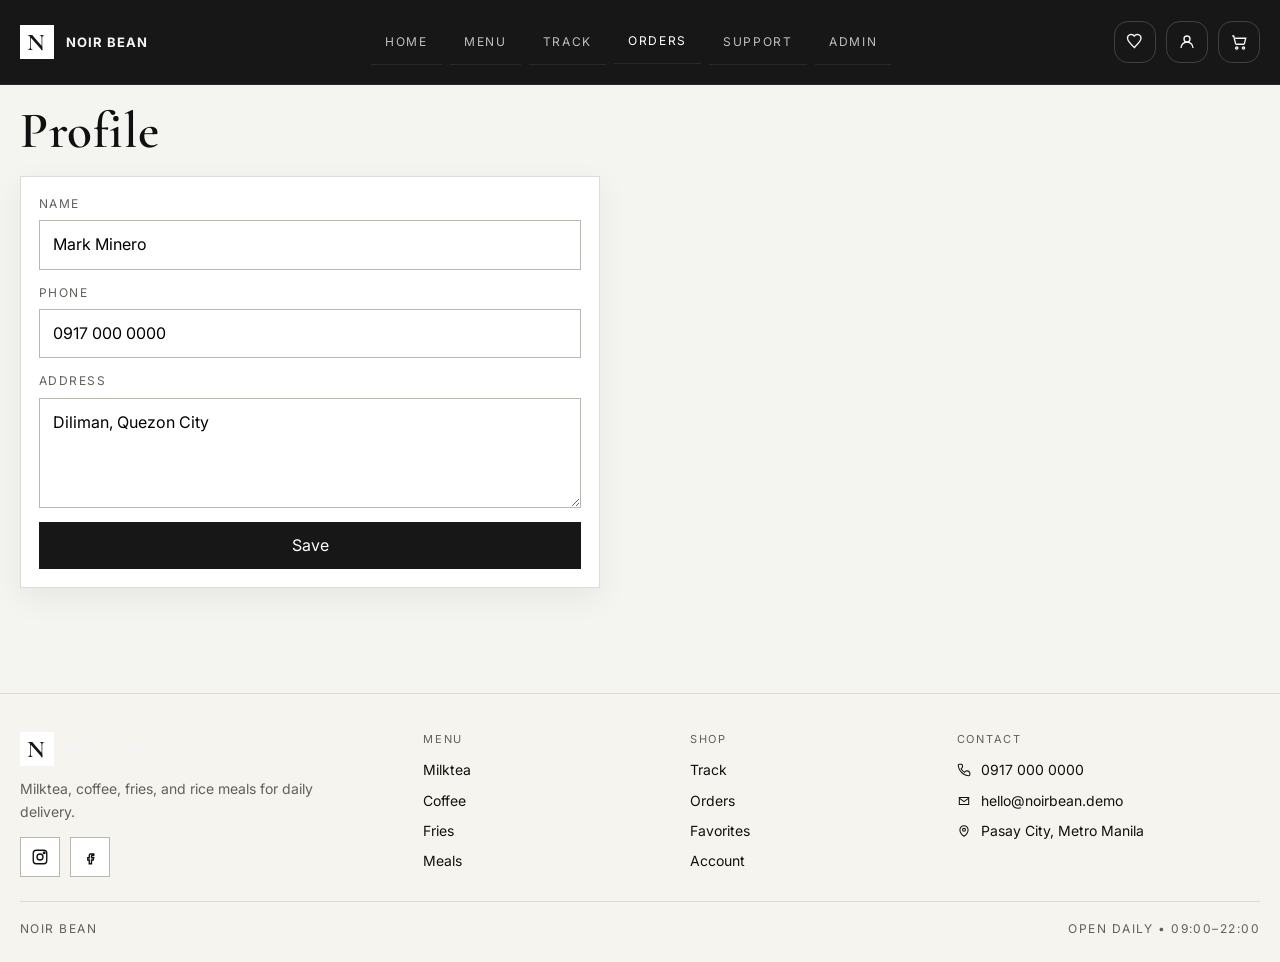
<file: account.html>
<!doctype html><html><head><title>Profile — Noir Bean</title><meta charset="utf-8"><meta name="viewport" content="width=device-width, initial-scale=1"><link rel="preconnect" href="https://fonts.googleapis.com"><link rel="preconnect" href="https://fonts.gstatic.com" crossorigin><link href="https://fonts.googleapis.com/css2?family=Cormorant+Garamond:wght@500;600;700&family=Inter:wght@400;500;600;700&display=swap" rel="stylesheet"><link rel="stylesheet" href="assets/css/style.css"></head><body data-page="account" data-active="history"><div data-header></div><main class="page"><section class="container"><div class="page-head"><div><h1>Profile</h1></div></div><div id="account-shell"></div></section></main><div data-footer></div><div id="modal" class="modal"></div><script src="assets/js/layout.js"></script><script src="assets/js/bootstrap.js"></script><script src="assets/js/nav.js"></script><script src="assets/js/app.js"></script></body></html>
</file>
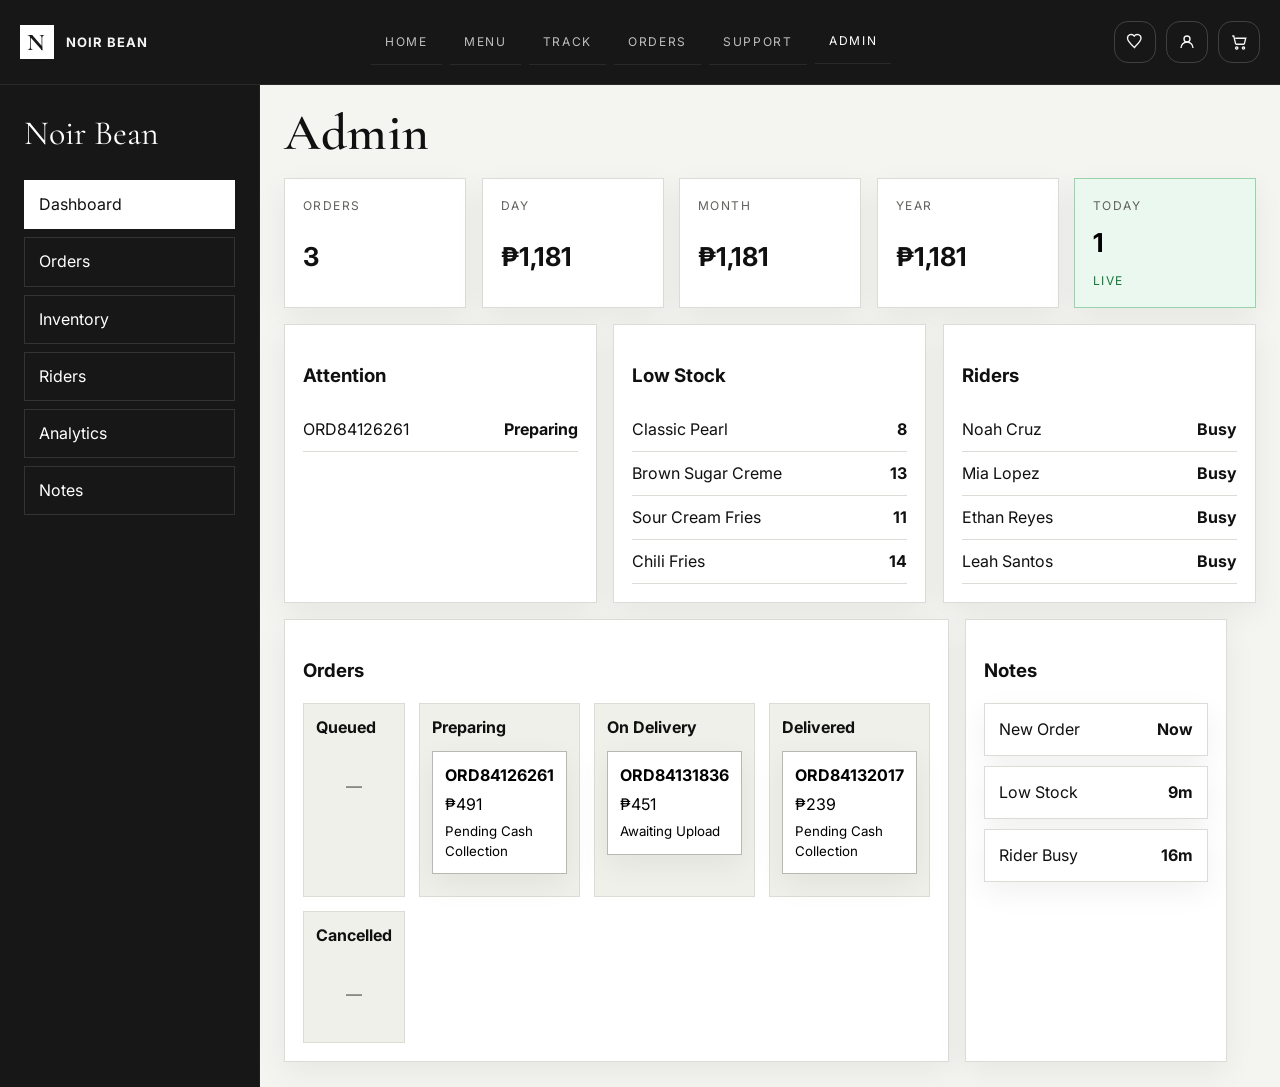
<file: admin.html>
<!doctype html><html><head><title>Admin — Noir Bean</title><meta charset="utf-8"><meta name="viewport" content="width=device-width, initial-scale=1"><link rel="preconnect" href="https://fonts.googleapis.com"><link rel="preconnect" href="https://fonts.gstatic.com" crossorigin><link href="https://fonts.googleapis.com/css2?family=Cormorant+Garamond:wght@500;600;700&family=Inter:wght@400;500;600;700&display=swap" rel="stylesheet"><link rel="stylesheet" href="assets/css/style.css"></head><body data-page="admin" data-active="admin"><div data-header></div><main class="admin-layout"><aside class="admin-side"><div class="admin-logo">Noir Bean</div><nav><button class="admin-tab active" data-admin-tab="panel-dashboard">Dashboard</button><button class="admin-tab" data-admin-tab="panel-orders">Orders</button><button class="admin-tab" data-admin-tab="panel-inventory">Inventory</button><button class="admin-tab" data-admin-tab="panel-riders">Riders</button><button class="admin-tab" data-admin-tab="panel-analytics">Analytics</button><button class="admin-tab" data-admin-tab="panel-notes">Notes</button></nav></aside><section class="admin-main"><div class="page-head"><div><h1>Admin</h1></div></div><div class="metrics-grid" id="admin-metrics"></div><section id="panel-dashboard" data-admin-panel><div class="overview-grid" id="admin-overview"></div><div class="analytics-grid"><article class="panel"><h3>Orders</h3><div class="board-grid" id="orders-board"></div></article><article class="panel"><h3>Notes</h3><div id="notes-list"></div></article></div></section><section id="panel-orders" data-admin-panel hidden><div class="panel"><h3>Orders</h3><div class="table-wrap" id="orders-table"></div></div></section><section id="panel-inventory" data-admin-panel hidden><div class="panel"><h3>Inventory</h3><div class="table-wrap" id="inventory-table"></div></div></section><section id="panel-riders" data-admin-panel hidden><div class="grid-3" id="riders-grid"></div></section><section id="panel-analytics" data-admin-panel hidden><div class="analytics-grid"><article class="panel"><h3>Sales</h3><div class="chart" id="chart-bars"></div></article><article class="panel"><h3>Top Items</h3><div id="top-items"></div></article></div></section><section id="panel-notes" data-admin-panel hidden><div class="panel"><h3>Notes</h3><div id="notes-list-alt"></div></div></section></section></main><div id="modal" class="modal"></div><script src="assets/js/layout.js"></script><script src="assets/js/bootstrap.js"></script><script src="assets/js/nav.js"></script><script src="assets/js/app.js"></script><script>document.addEventListener('DOMContentLoaded',()=>{setTimeout(()=>{const n=document.getElementById('notes-list');const a=document.getElementById('notes-list-alt');if(n&&a)a.innerHTML=n.innerHTML;},120);});</script></body></html>
</file>
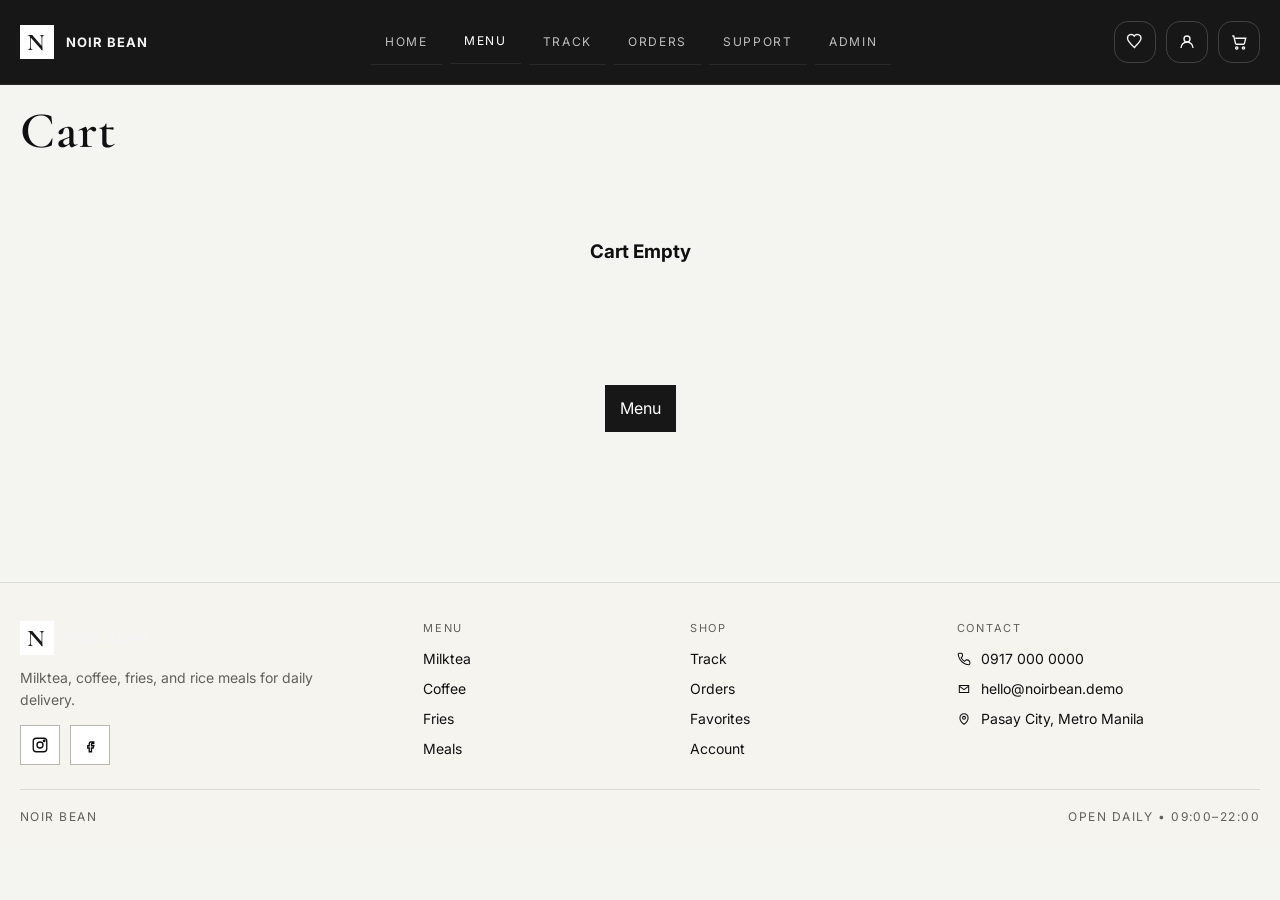
<file: cart.html>
<!doctype html><html><head><title>Cart — Noir Bean</title><meta charset="utf-8"><meta name="viewport" content="width=device-width, initial-scale=1"><link rel="preconnect" href="https://fonts.googleapis.com"><link rel="preconnect" href="https://fonts.gstatic.com" crossorigin><link href="https://fonts.googleapis.com/css2?family=Cormorant+Garamond:wght@500;600;700&family=Inter:wght@400;500;600;700&display=swap" rel="stylesheet"><link rel="stylesheet" href="assets/css/style.css"></head><body data-page="cart" data-active="shop"><div data-header></div><main class="page"><section class="container"><div class="page-head"><div><h1>Cart</h1></div></div><div id="cart-shell"></div></section></main><div data-footer></div><div id="modal" class="modal"></div><script src="assets/js/layout.js"></script><script src="assets/js/bootstrap.js"></script><script src="assets/js/nav.js"></script><script src="assets/js/app.js"></script></body></html>
</file>
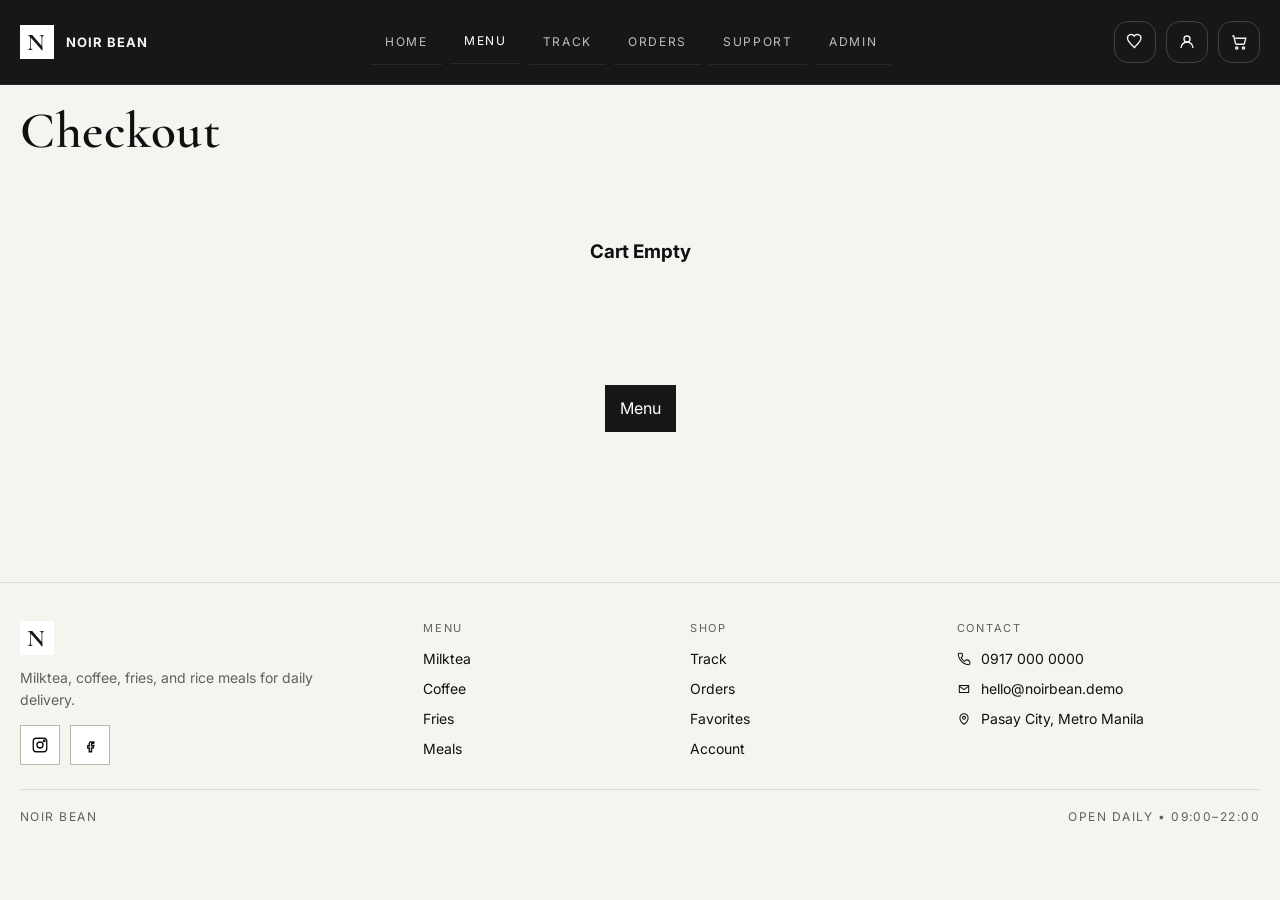
<file: checkout.html>
<!doctype html><html><head><title>Checkout — Noir Bean</title><meta charset="utf-8"><meta name="viewport" content="width=device-width, initial-scale=1"><link rel="preconnect" href="https://fonts.googleapis.com"><link rel="preconnect" href="https://fonts.gstatic.com" crossorigin><link href="https://fonts.googleapis.com/css2?family=Cormorant+Garamond:wght@500;600;700&family=Inter:wght@400;500;600;700&display=swap" rel="stylesheet"><link rel="stylesheet" href="assets/css/style.css"></head><body data-page="checkout" data-active="shop"><div data-header></div><main class="page"><section class="container"><div class="page-head"><div><h1>Checkout</h1></div></div><div id="checkout-shell"></div></section></main><div data-footer></div><div id="modal" class="modal"></div><script src="assets/js/layout.js"></script><script src="assets/js/bootstrap.js"></script><script src="assets/js/nav.js"></script><script src="assets/js/app.js"></script></body></html>
</file>
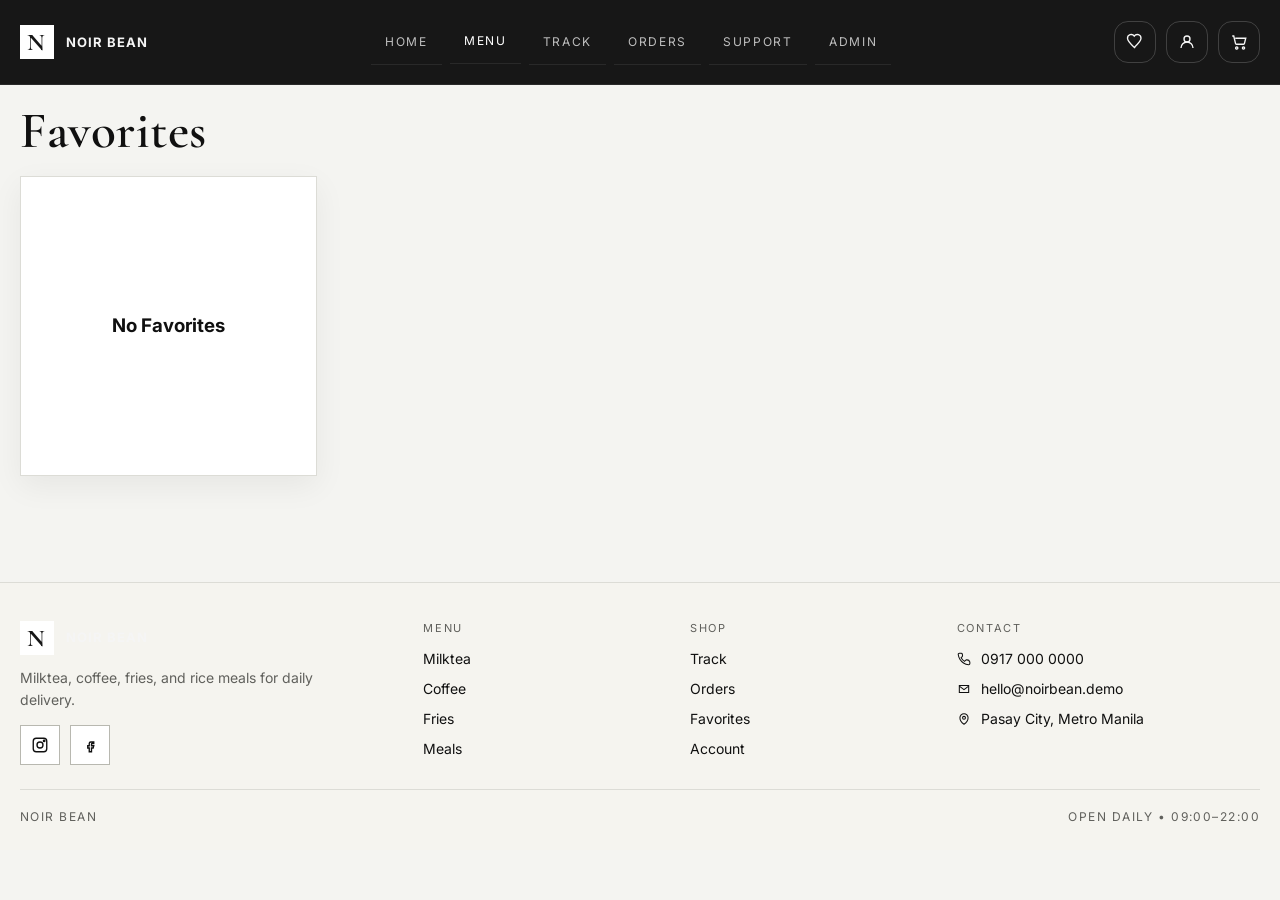
<file: favorites.html>
<!doctype html><html><head><title>Favorites — Noir Bean</title><meta charset="utf-8"><meta name="viewport" content="width=device-width, initial-scale=1"><link rel="preconnect" href="https://fonts.googleapis.com"><link rel="preconnect" href="https://fonts.gstatic.com" crossorigin><link href="https://fonts.googleapis.com/css2?family=Cormorant+Garamond:wght@500;600;700&family=Inter:wght@400;500;600;700&display=swap" rel="stylesheet"><link rel="stylesheet" href="assets/css/style.css"></head><body data-page="favorites" data-active="shop"><div data-header></div><main class="page"><section class="container"><div class="page-head"><div><h1>Favorites</h1></div></div><div class="product-grid" id="favorites-grid"></div></section></main><div data-footer></div><div id="modal" class="modal"></div><script src="assets/js/layout.js"></script><script src="assets/js/bootstrap.js"></script><script src="assets/js/nav.js"></script><script src="assets/js/app.js"></script></body></html>
</file>
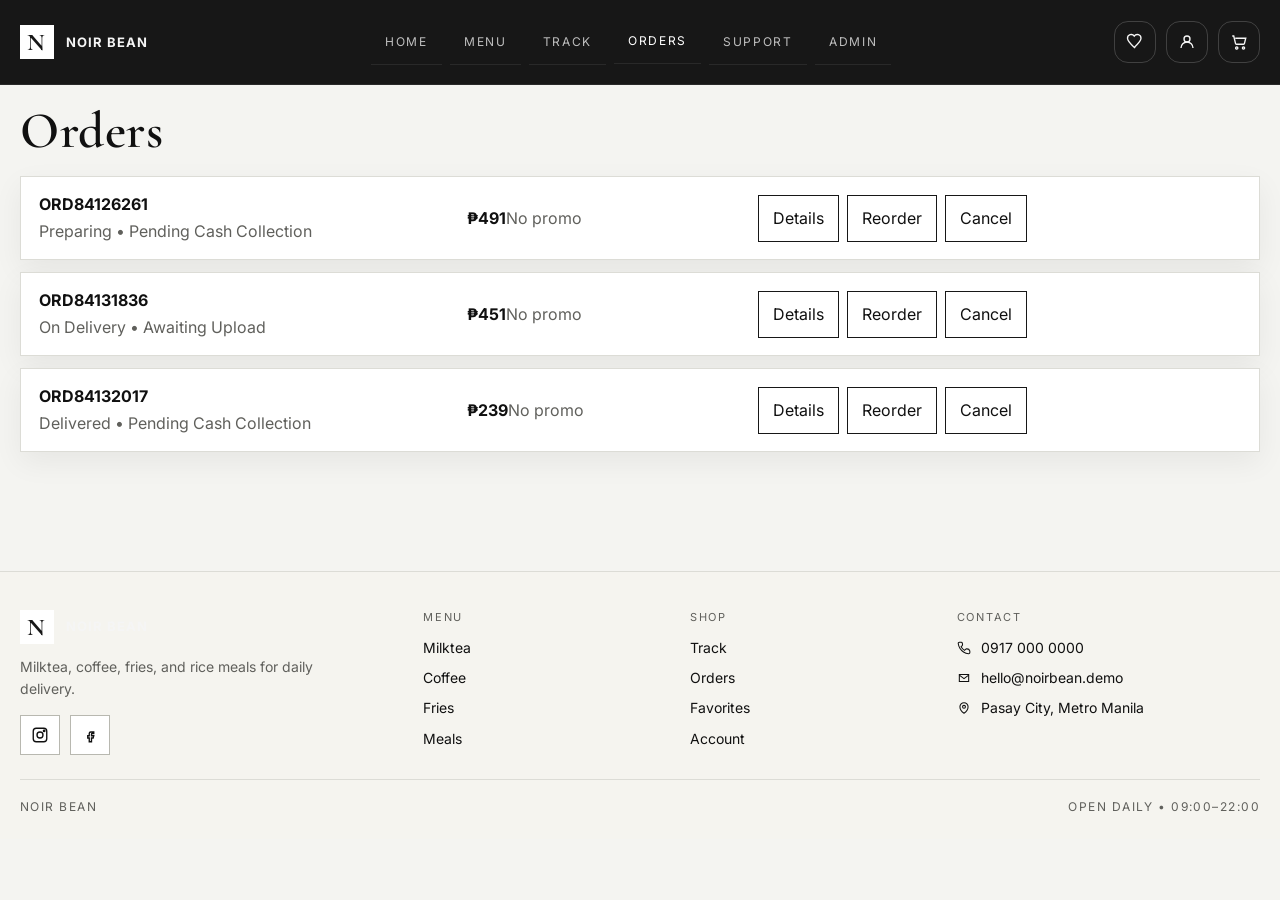
<file: history.html>
<!doctype html><html><head><title>Orders — Noir Bean</title><meta charset="utf-8"><meta name="viewport" content="width=device-width, initial-scale=1"><link rel="preconnect" href="https://fonts.googleapis.com"><link rel="preconnect" href="https://fonts.gstatic.com" crossorigin><link href="https://fonts.googleapis.com/css2?family=Cormorant+Garamond:wght@500;600;700&family=Inter:wght@400;500;600;700&display=swap" rel="stylesheet"><link rel="stylesheet" href="assets/css/style.css"></head><body data-page="history" data-active="history"><div data-header></div><main class="page"><section class="container"><div class="page-head"><div><h1>Orders</h1></div></div><div id="history-list"></div></section></main><div data-footer></div><div id="modal" class="modal"></div><script src="assets/js/layout.js"></script><script src="assets/js/bootstrap.js"></script><script src="assets/js/nav.js"></script><script src="assets/js/app.js"></script></body></html>
</file>
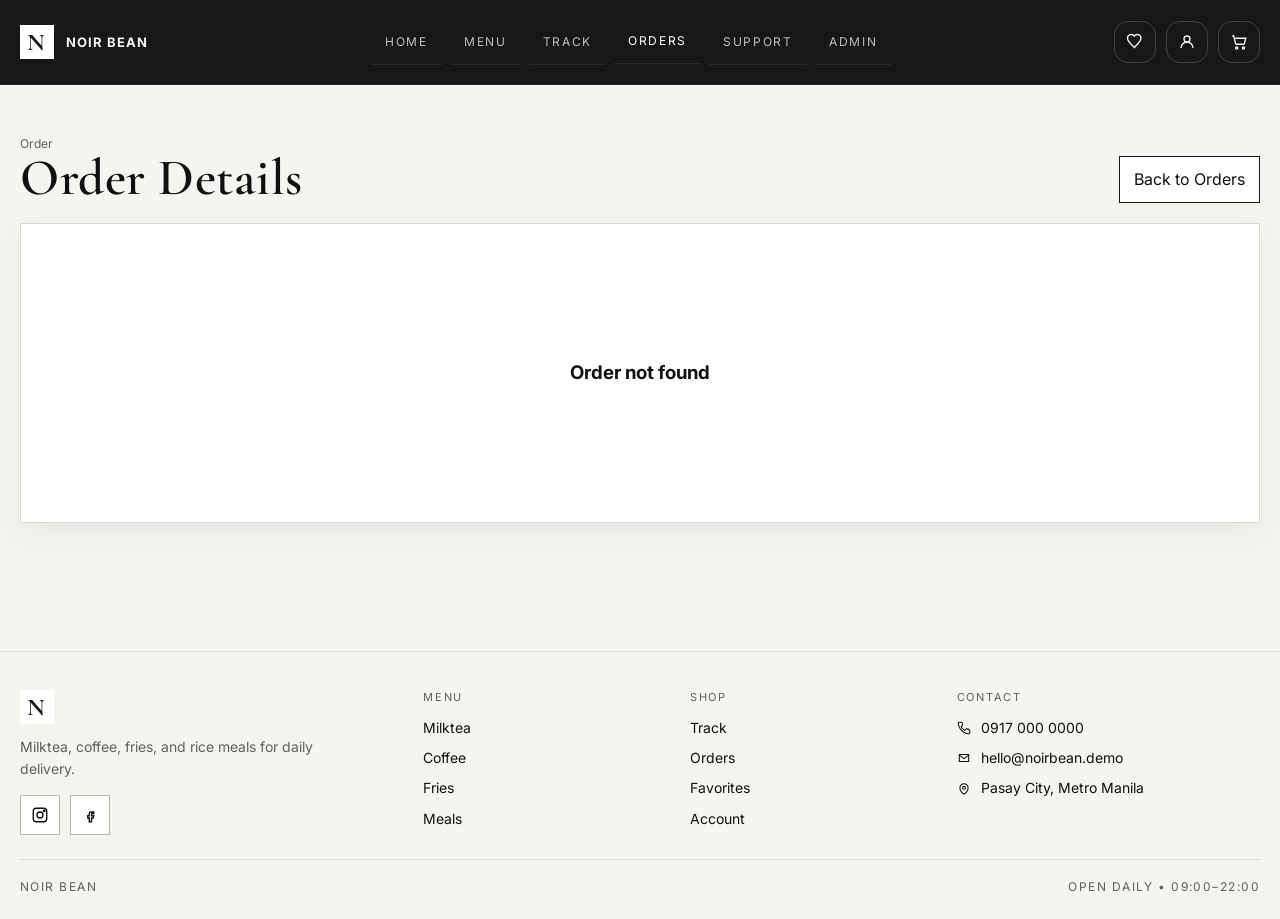
<file: order-details.html>
<!doctype html><html><head><meta charset="utf-8"><meta name="viewport" content="width=device-width, initial-scale=1"><title>Order Details • Noir Bean</title><link rel="preconnect" href="https://fonts.googleapis.com"><link rel="preconnect" href="https://fonts.gstatic.com" crossorigin><link href="https://fonts.googleapis.com/css2?family=Cormorant+Garamond:wght@500;600;700&family=Inter:wght@400;500;600;700&display=swap" rel="stylesheet"><link rel="stylesheet" href="assets/css/style.css"></head><body data-page="order-details" data-active="history"><div data-header></div><main class="page"><section class="section"><div class="container"><div class="page-head"><div><p class="tiny">Order</p><h1>Order Details</h1></div><a class="btn" href="history.html">Back to Orders</a></div><div id="order-details-shell"></div></div></section></main><div data-footer></div><div id="modal" class="modal"></div><script src="assets/js/layout.js"></script><script src="assets/js/bootstrap.js"></script><script src="assets/js/nav.js"></script><script src="assets/js/app.js"></script></body></html>
</file>
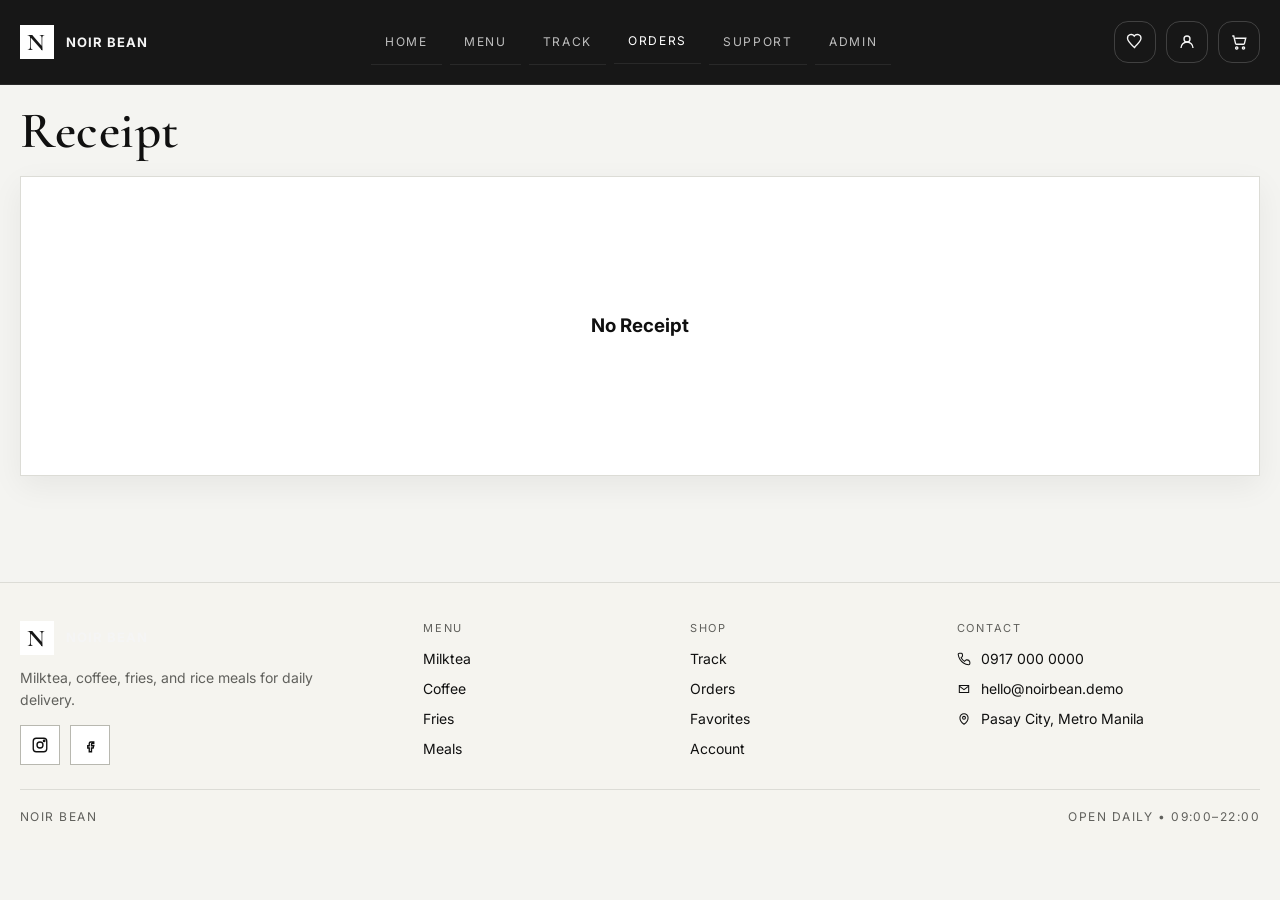
<file: receipt.html>
<!doctype html><html><head><title>Receipt — Noir Bean</title><meta charset="utf-8"><meta name="viewport" content="width=device-width, initial-scale=1"><link rel="preconnect" href="https://fonts.googleapis.com"><link rel="preconnect" href="https://fonts.gstatic.com" crossorigin><link href="https://fonts.googleapis.com/css2?family=Cormorant+Garamond:wght@500;600;700&family=Inter:wght@400;500;600;700&display=swap" rel="stylesheet"><link rel="stylesheet" href="assets/css/style.css"></head><body data-page="receipt" data-active="history"><div data-header></div><main class="page"><section class="container"><div class="page-head"><div><h1>Receipt</h1></div></div><div id="receipt-shell"></div></section></main><div data-footer></div><div id="modal" class="modal"></div><script src="assets/js/layout.js"></script><script src="assets/js/bootstrap.js"></script><script src="assets/js/nav.js"></script><script src="assets/js/app.js"></script></body></html>
</file>
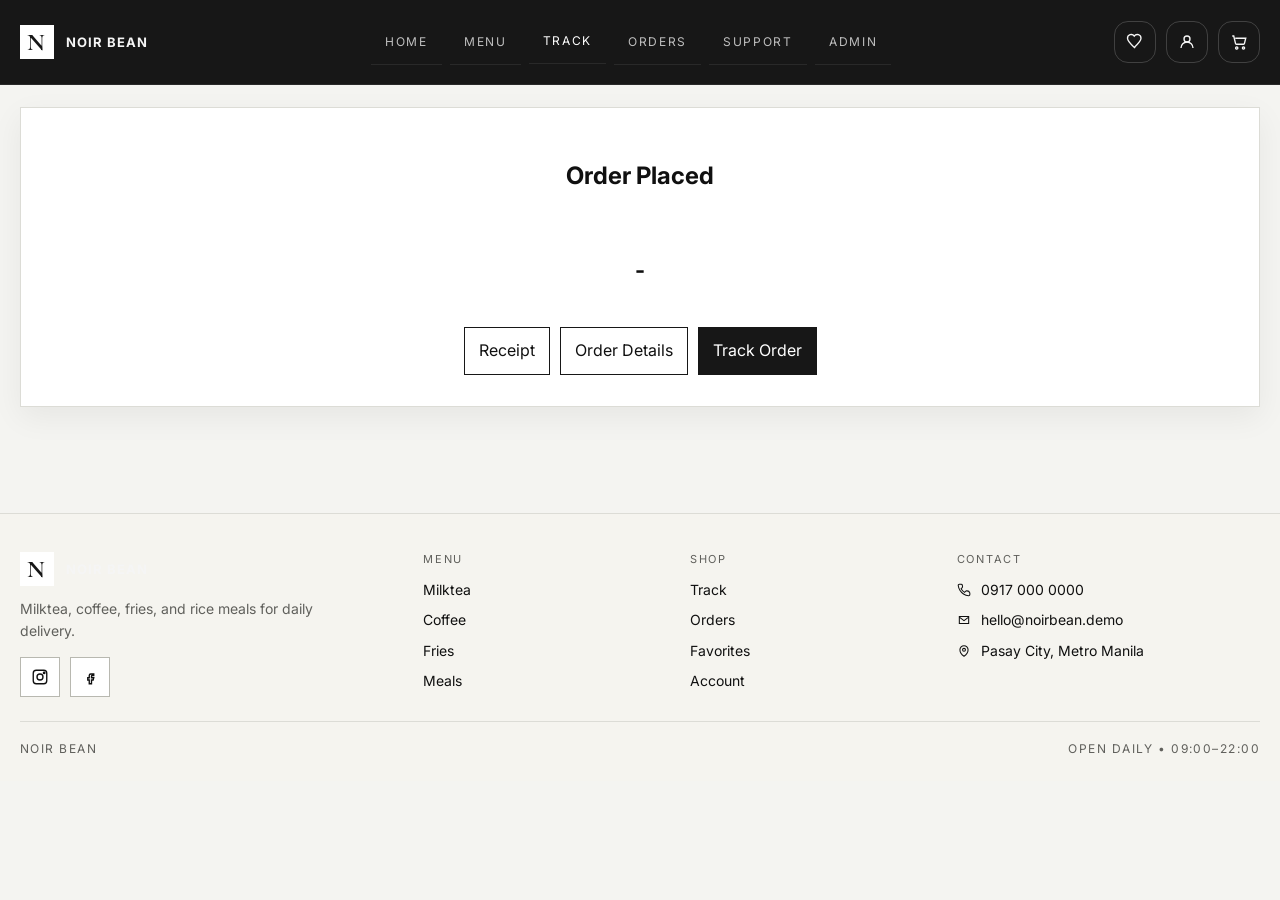
<file: success.html>
<!doctype html><html><head><title>Order Placed — Noir Bean</title><meta charset="utf-8"><meta name="viewport" content="width=device-width, initial-scale=1"><link rel="preconnect" href="https://fonts.googleapis.com"><link rel="preconnect" href="https://fonts.gstatic.com" crossorigin><link href="https://fonts.googleapis.com/css2?family=Cormorant+Garamond:wght@500;600;700&family=Inter:wght@400;500;600;700&display=swap" rel="stylesheet"><link rel="stylesheet" href="assets/css/style.css"></head><body data-page="success" data-active="tracking"><div data-header></div><main class="page"><section class="container" id="success-shell"></section></main><div data-footer></div><div id="modal" class="modal"></div><script src="assets/js/layout.js"></script><script src="assets/js/bootstrap.js"></script><script src="assets/js/nav.js"></script><script src="assets/js/app.js"></script></body></html>
</file>
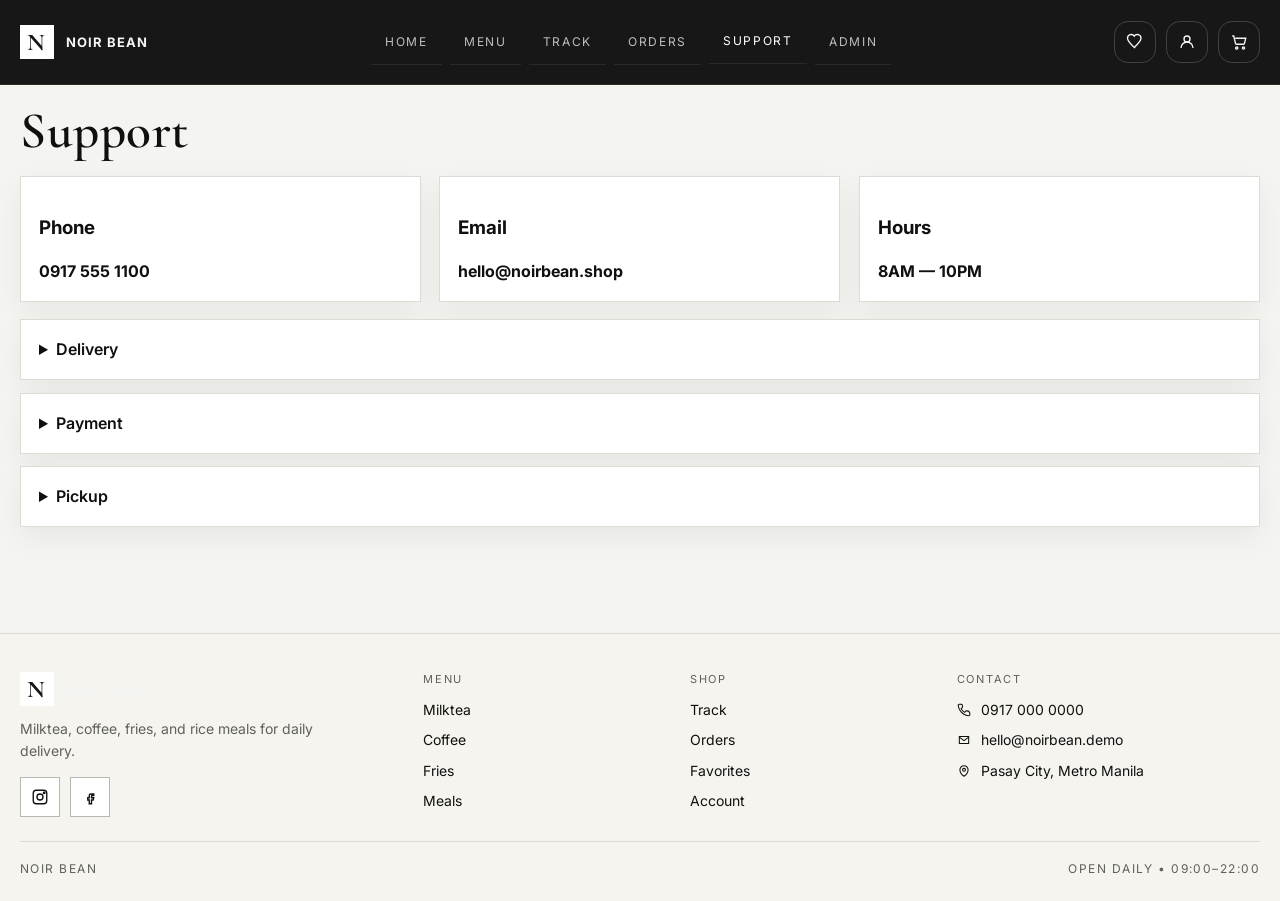
<file: support.html>
<!doctype html><html><head><title>Support — Noir Bean</title><meta charset="utf-8"><meta name="viewport" content="width=device-width, initial-scale=1"><link rel="preconnect" href="https://fonts.googleapis.com"><link rel="preconnect" href="https://fonts.gstatic.com" crossorigin><link href="https://fonts.googleapis.com/css2?family=Cormorant+Garamond:wght@500;600;700&family=Inter:wght@400;500;600;700&display=swap" rel="stylesheet"><link rel="stylesheet" href="assets/css/style.css"></head><body data-page="support" data-active="support"><div data-header></div><main class="page"><section class="container"><div class="page-head"><div><h1>Support</h1></div></div><div id="support-shell"></div></section></main><div data-footer></div><div id="modal" class="modal"></div><script src="assets/js/layout.js"></script><script src="assets/js/bootstrap.js"></script><script src="assets/js/nav.js"></script><script src="assets/js/app.js"></script></body></html>
</file>
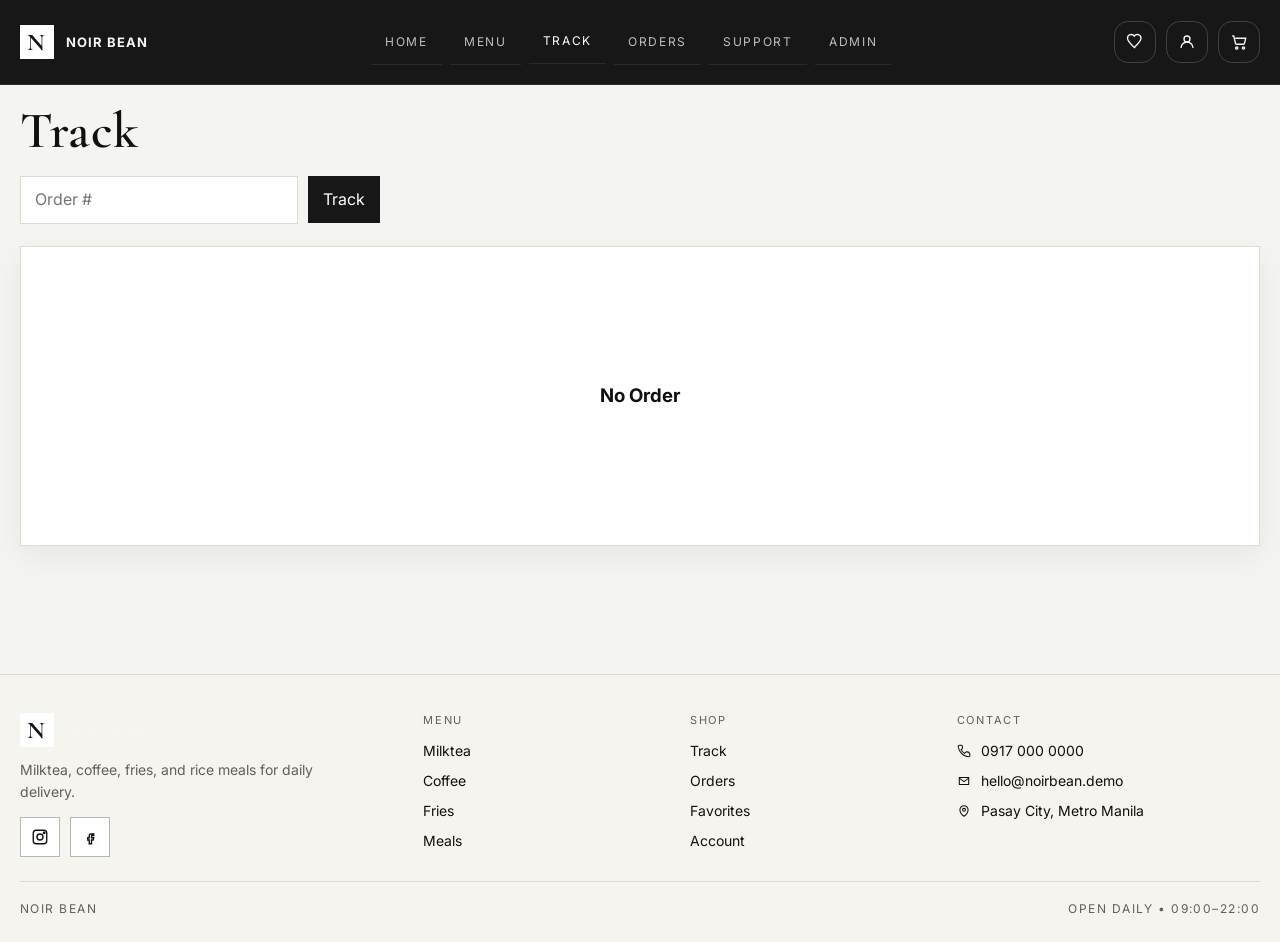
<file: tracking.html>
<!doctype html><html><head><title>Track — Noir Bean</title><meta charset="utf-8"><meta name="viewport" content="width=device-width, initial-scale=1"><link rel="preconnect" href="https://fonts.googleapis.com"><link rel="preconnect" href="https://fonts.gstatic.com" crossorigin><link href="https://fonts.googleapis.com/css2?family=Cormorant+Garamond:wght@500;600;700&family=Inter:wght@400;500;600;700&display=swap" rel="stylesheet"><link rel="stylesheet" href="assets/css/style.css"></head><body data-page="tracking" data-active="tracking"><div data-header></div><main class="page"><section class="container"><div class="page-head"><div><h1>Track</h1></div></div><form id="track-form" class="control-row"><div class="search-box"><input id="track-input" placeholder="Order #"></div><button class="btn btn-dark">Track</button></form><div class="section" id="tracking-shell"></div></section></main><div data-footer></div><div id="modal" class="modal"></div><script src="assets/js/layout.js"></script><script src="assets/js/bootstrap.js"></script><script src="assets/js/nav.js"></script><script src="assets/js/app.js"></script></body></html>
</file>
<file: assets/css/style.css>
:root{
  --bg:#f4f4f1;
  --surface:#ffffff;
  --line:#dcdcd6;
  --line-dark:#b8b8b0;
  --text:#101010;
  --muted:#60605c;
  --dark:#0e0e0f;
  --soft:#efefe9;
  --ok:#0f7a34;
  --warn:#975d00;
  --danger:#8f1515;
  --shadow:0 10px 30px rgba(0,0,0,.06);
  --max:1280px;
}
*{box-sizing:border-box}
html,body{margin:0;padding:0}
body{font-family:Inter,system-ui,-apple-system,BlinkMacSystemFont,"Segoe UI",sans-serif;background:var(--bg);color:var(--text);line-height:1.45}
a{text-decoration:none;color:inherit}
img{display:block;max-width:100%}
button,input,textarea,select{font:inherit}
button{cursor:pointer}
.container{width:min(var(--max),calc(100% - 40px));margin:0 auto}
.page{padding:28px 0 72px}
.section{padding:22px 0}
.section-head,.split-head{display:flex;justify-content:space-between;align-items:end;gap:16px;margin-bottom:18px}
.section-head h2,.page-head h1,.split-head h2,.hero-copy h1,.admin-shell h1{font-family:"Cormorant Garamond", Georgia, serif;font-size:clamp(32px,4vw,56px);line-height:.95;letter-spacing:.01em;margin:0;font-weight:600}
.section-head p,.page-head p,.muted{color:var(--muted);margin:6px 0 0}
.page-head{display:flex;justify-content:space-between;align-items:end;gap:16px;margin-bottom:20px}
.tiny-inline,.tiny{font-size:12px;color:var(--muted);display:inline-flex;align-items:center;gap:6px}

.hero{padding:26px 0 18px}
.hero-grid{display:grid;grid-template-columns:1.1fr .9fr;gap:22px}
.hero-copy,.hero-media,.feature-card,.panel,.product-card,.bundle-card,.category-card,.metric,.board-card,.note-item,.history-row,.status-card,.promo-card,.mini-card{background:var(--surface);border:1px solid var(--line);box-shadow:var(--shadow)}
.hero-copy{padding:42px;display:flex;flex-direction:column;justify-content:space-between;min-height:500px;background:linear-gradient(180deg,#ffffff,#f7f7f3)}
.hero-copy p{font-size:15px;max-width:42ch}
.hero-actions,.page-actions,.nav-inline,.pay-row,.chip-row{display:flex;flex-wrap:wrap;gap:10px}
.hero-stat-row{display:grid;grid-template-columns:repeat(3,1fr);gap:10px}
.status-card{padding:16px}
.status-card span{display:block;color:var(--muted);font-size:12px;text-transform:uppercase;letter-spacing:.12em}
.status-card strong{font-size:22px}
.hero-media{overflow:hidden;position:relative;min-height:500px}
.hero-media img{width:100%;height:100%;object-fit:cover}
.hero-floating{position:absolute;right:18px;bottom:18px;background:rgba(255,255,255,.94);border:1px solid var(--line);padding:16px 18px;min-width:180px}
.grid-4{display:grid;grid-template-columns:repeat(4,1fr);gap:18px}
.grid-3{display:grid;grid-template-columns:repeat(3,1fr);gap:18px}
.product-grid{display:grid;grid-template-columns:repeat(4,minmax(0,1fr));gap:18px;align-items:start}
.category-card{position:relative;min-height:170px;padding:18px;overflow:hidden;display:flex;align-items:end}
.category-card img{position:absolute;inset:0;width:100%;height:100%;object-fit:cover;filter:grayscale(.1);opacity:.92}
.category-card::after{content:"";position:absolute;inset:0;background:linear-gradient(180deg,transparent,rgba(0,0,0,.55))}
.category-card span,.category-card strong{position:relative;color:#fff;z-index:1}
.category-card strong{display:block;font-size:26px;font-family:"Cormorant Garamond",serif}
.product-card{display:flex;flex-direction:column;overflow:hidden;min-width:0}
.product-media{display:block;aspect-ratio:4/3;overflow:hidden;background:#e9e9e3}
.product-media img{width:100%;height:100%;object-fit:cover;transition:transform .35s ease}
.product-card:hover .product-media img{transform:scale(1.04)}
.product-body{padding:14px 14px 16px;display:flex;flex-direction:column;gap:10px}
.product-top,.product-meta,.sum-row,.modal-head,.modal-foot,.order-head,.line-item{display:flex;align-items:center;justify-content:space-between;gap:12px}
.product-name{font-size:18px;font-weight:600}
.product-desc{color:var(--muted);font-size:13px;margin:0}
.product-actions{display:flex;gap:8px;margin-top:4px}
.bundle-card{display:grid;grid-template-columns:132px 1fr;gap:16px;align-items:center;padding:10px}
.bundle-card img{width:100%;height:104px;object-fit:cover}
.bundle-card p{margin:0 0 6px;font-size:15px}
.pill{display:inline-flex;align-items:center;justify-content:center;padding:5px 9px;border:1px solid var(--line-dark);font-size:11px;text-transform:uppercase;letter-spacing:.12em;background:#fff}
.pill.dark{background:var(--dark);color:#fff;border-color:var(--dark)}
.nav-tools .btn-icon{position:relative}
.site-header{position:sticky;top:0;z-index:40;background:rgba(255,255,255,.88);backdrop-filter:blur(10px);border-bottom:1px solid var(--line)}
.topbar{display:grid;grid-template-columns:auto 1fr auto;align-items:center;gap:18px;min-height:78px}
.brand{display:inline-flex;align-items:center;gap:12px;font-weight:700;letter-spacing:.08em;text-transform:uppercase;font-size:13px}
.brand.small{font-size:12px}
.brand-mark{width:34px;height:34px;border:1px solid var(--dark);display:grid;place-items:center;background:var(--dark);color:#fff;font-family:"Cormorant Garamond",serif;font-size:24px}
.main-nav{display:flex;align-items:center;justify-content:center;gap:8px}
.nav-link{padding:11px 14px;font-size:12px;text-transform:uppercase;letter-spacing:.14em;color:var(--muted);border-bottom:1px solid transparent}
.nav-link.active,.nav-link:hover{color:var(--text);border-color:var(--dark)}
.nav-mobile-head,.nav-mobile-tools,.nav-overlay{display:none}
.nav-tools{display:flex;align-items:center;gap:10px;justify-self:end}
.mobile-nav-toggle,.mobile-close{display:none}
.count-badge{position:absolute;right:-6px;top:-6px;min-width:18px;height:18px;border:1px solid var(--dark);display:grid;place-items:center;background:#fff;font-size:10px}
.count-badge.inline{position:static;min-width:20px;height:20px;margin-left:auto}
.btn,.chip,.text-btn{border:1px solid var(--dark);background:#fff;color:var(--text);padding:11px 14px;display:inline-flex;align-items:center;justify-content:center;gap:8px;transition:.2s ease}
.btn:hover,.chip:hover,.text-btn:hover{background:#f4f4f0}
.btn-dark{background:var(--dark);color:#fff}
.btn-dark:hover{background:#222}
.btn-icon{width:42px;height:42px;padding:0;border-color:var(--line-dark)}
.btn-icon.active{background:var(--dark);color:#fff;border-color:var(--dark)}
.text-btn{border:none;padding:0;background:none;color:var(--muted)}
.wide{width:100%}
.icon{width:18px;height:18px;display:inline-flex}.icon svg{width:100%;height:100%}
.icon.small{width:14px;height:14px}
.control-row{display:flex;flex-wrap:wrap;gap:10px;align-items:center}
.search-box,.select-box{background:#fff;border:1px solid var(--line);display:flex;align-items:center;gap:10px;padding:0 12px;min-height:48px}
.search-box input,.select-box select{border:none;outline:none;background:transparent;min-width:180px}
.chip{border-color:var(--line-dark);padding:10px 12px}
.chip.active{background:var(--dark);color:#fff;border-color:var(--dark)}
.panel{padding:18px}
.sticky{position:sticky;top:100px}
.form-stack{display:grid;gap:14px}.field{display:grid;gap:8px}.field label{font-size:12px;text-transform:uppercase;letter-spacing:.12em;color:var(--muted)}
.field input,.field textarea{border:1px solid var(--line-dark);padding:12px 13px;background:#fff;outline:none}.field textarea{min-height:110px;resize:vertical}
.product-page-grid,.tracking-grid,.cart-grid,.checkout-grid,.split-grid,.admin-shell{display:grid;gap:20px}
.product-page-grid{grid-template-columns:1.05fr .95fr}.product-page-media{background:#fff;border:1px solid var(--line);padding:12px}.product-page-media img{width:100%;aspect-ratio:4/4;object-fit:cover}
.product-page-info{background:#fff;border:1px solid var(--line);padding:24px 24px 28px}.product-page-info h1{margin:10px 0 6px;font-family:"Cormorant Garamond",serif;font-size:54px;line-height:.95}
.breadcrumb{font-size:12px;color:var(--muted);text-transform:uppercase;letter-spacing:.12em}
.price-line{display:flex;justify-content:space-between;align-items:center;gap:12px;margin:12px 0 18px}.price-line strong{font-size:32px}
.option-group{display:grid;gap:8px;margin:16px 0}.option-group label{font-size:12px;text-transform:uppercase;letter-spacing:.12em;color:var(--muted)}
.qty-row{display:flex;align-items:center;gap:14px;margin:18px 0}
.cart-grid,.checkout-grid{grid-template-columns:1.2fr .8fr}.cart-row{display:grid;grid-template-columns:90px 1fr auto;gap:14px;align-items:center;padding:14px 0;border-bottom:1px solid var(--line)}
.cart-row img{width:90px;height:90px;object-fit:cover}.cart-row h3{margin:0 0 4px}.cart-row p{margin:0 0 6px;color:var(--muted);font-size:13px}
.qty-tools{display:flex;align-items:center;gap:8px;flex-wrap:wrap;justify-content:flex-end}
.sum-row{padding:8px 0}.sum-row.total{border-top:1px solid var(--line);margin-top:6px;padding-top:16px}
.empty-state,.success-card{min-height:300px;display:grid;place-items:center;text-align:center;gap:14px}.success-card strong{font-size:22px}
.tracking-grid{grid-template-columns:1.2fr .8fr}.tracking-map{position:relative;height:220px;border:1px solid var(--line);background:linear-gradient(180deg,#f9f9f7,#f0f0ea);overflow:hidden;margin-top:18px}.route{position:absolute;left:12%;right:12%;top:50%;height:4px;background:#d3d3cc;transform:translateY(-50%)}.route-fill{position:absolute;left:12%;top:50%;height:4px;background:var(--dark);transform:translateY(-50%)}
.marker{position:absolute;top:50%;transform:translateY(-50%);padding:8px 10px;border:1px solid var(--dark);background:#fff;font-size:12px}.marker.shop{left:10%}.marker.home{right:10%}.marker.rider{top:38%}
.timeline{display:grid;grid-template-columns:repeat(4,1fr);gap:10px;margin-top:18px}.timeline-step{padding:14px;border:1px solid var(--line);background:#fafaf7}.timeline-step.done{border-color:var(--dark);background:#fff}.timeline-step span{display:inline-grid;place-items:center;width:28px;height:28px;background:#ededea;border:1px solid var(--line-dark);margin-bottom:8px}
.support-grid{display:grid;grid-template-columns:repeat(3,1fr);gap:18px}.faq-list{margin-top:18px;display:grid;gap:12px}.faq-list details summary{cursor:pointer;font-weight:600}
.history-row{display:flex;justify-content:space-between;align-items:center;padding:16px 18px;margin-bottom:12px}.history-row p,.history-row span{margin:4px 0 0;color:var(--muted)}
.admin-layout{display:grid;grid-template-columns:260px 1fr;min-height:calc(100vh - 79px)}
.admin-side{background:var(--dark);color:#fff;padding:24px;border-right:1px solid #222}.admin-logo{display:flex;align-items:center;gap:10px;margin-bottom:22px;font-family:"Cormorant Garamond",serif;font-size:34px}.admin-side nav{display:grid;gap:8px}.admin-tab{border:1px solid #333;background:transparent;color:#fff;padding:12px 14px;text-align:left}.admin-tab.active,.admin-tab:hover{background:#fff;color:#111;border-color:#fff}
.admin-main{padding:24px}.metrics-grid{display:grid;grid-template-columns:repeat(5,1fr);gap:16px;margin-bottom:16px}.metric{padding:18px;display:grid;gap:10px;text-align:left}.metric span{font-size:12px;text-transform:uppercase;letter-spacing:.12em;color:var(--muted)}.metric strong{font-size:26px}.metric.live{background:#eaf8ef;border-color:#98d3ab;animation:pulse 1.4s infinite}.metric.cancel{background:#fdecec;border-color:#e1aaaa}.metric em{font-style:normal;color:var(--ok);font-size:12px;text-transform:uppercase;letter-spacing:.12em}
@keyframes pulse{0%{box-shadow:0 0 0 0 rgba(15,122,52,.15)}70%{box-shadow:0 0 0 12px rgba(15,122,52,0)}100%{box-shadow:0 0 0 0 rgba(15,122,52,0)}}
.overview-grid{display:grid;grid-template-columns:repeat(3,1fr);gap:16px;margin-bottom:16px}.line-item{padding:10px 0;border-bottom:1px solid var(--line)}
.board-grid{display:grid;grid-template-columns:repeat(4,1fr);gap:14px}.board-col{background:#f0f0eb;border:1px solid var(--line);padding:12px}.board-head{font-weight:700;margin-bottom:12px}.board-card{width:100%;text-align:left;border:1px solid var(--line-dark);background:#fff;padding:12px;display:grid;gap:6px;margin-bottom:10px}.board-empty{padding:24px 0;text-align:center;color:var(--muted)}
.table-wrap{overflow:auto;background:#fff;border:1px solid var(--line)}table{width:100%;border-collapse:collapse}th,td{padding:14px 12px;border-bottom:1px solid var(--line);text-align:left;font-size:14px}th{font-size:12px;text-transform:uppercase;letter-spacing:.12em;color:var(--muted)}
.status{display:inline-flex;padding:5px 9px;border:1px solid var(--line-dark);font-size:11px;text-transform:uppercase;letter-spacing:.12em;background:#fff}.status.queued{background:#f0f0ef}.status.preparing{background:#fff2dc;border-color:#d6b06c}.status.on-delivery{background:#e6f0ff;border-color:#8ab1ff}.status.delivered{background:#eaf8ef;border-color:#98d3ab}.status.low{background:#fdecec;border-color:#e6b3b3}.status.available{background:#eaf8ef;border-color:#98d3ab}.status.busy{background:#fff2dc;border-color:#d6b06c}.status.offline{background:#f0f0ef}.rider-card{display:grid;gap:12px}
.analytics-grid{display:grid;grid-template-columns:1.1fr .9fr;gap:16px}.chart{height:260px;display:flex;align-items:flex-end;gap:10px;padding:18px;background:linear-gradient(180deg,#fbfbf8,#f2f2ed);border:1px solid var(--line)}.bar{flex:1;background:var(--dark)}
.note-item{display:flex;justify-content:space-between;align-items:center;padding:14px;margin-bottom:10px}.mini-card{padding:16px;margin-bottom:12px;display:grid;gap:4px}.mini-card span{font-size:12px;text-transform:uppercase;letter-spacing:.12em;color:var(--muted)}
.modal{position:fixed;inset:0;pointer-events:none}.modal.open{pointer-events:auto}.modal-backdrop{position:absolute;inset:0;background:rgba(0,0,0,.36);opacity:0}.modal.open .modal-backdrop{opacity:1}.modal-card{position:relative;width:min(560px,calc(100% - 24px));margin:60px auto;background:#fff;border:1px solid var(--line);transform:translateY(18px);opacity:0}.modal.open .modal-card{transform:translateY(0);opacity:1}.modal-head,.modal-foot,.modal-body{padding:16px 18px}.modal-head,.modal-foot{border-bottom:1px solid var(--line)}.modal-foot{border-top:1px solid var(--line);border-bottom:none;justify-content:flex-end}
.toast-root{position:fixed;right:20px;bottom:20px;display:grid;gap:10px;z-index:60}.toast{background:var(--dark);color:#fff;padding:12px 16px;border:1px solid #222;opacity:0;transform:translateY(10px);transition:.2s ease}.toast.show{opacity:1;transform:translateY(0)}
.narrow{max-width:580px}
.footer{border-top:1px solid var(--line);padding:32px 0 24px;margin-top:34px;background:#f7f7f3}.footer-grid{display:grid;grid-template-columns:1.25fr .8fr .8fr 1fr;gap:24px;padding:6px 0 24px}.footer-brand{margin-bottom:12px}.footer-brand-block p{max-width:320px;margin:0 0 14px;color:var(--muted);line-height:1.6}.footer-title{display:block;margin-bottom:12px;font-size:11px;text-transform:uppercase;letter-spacing:.16em;color:var(--muted)}.footer-links,.footer-contact-list{display:grid;gap:10px}.footer-links a,.footer-contact-list a{color:var(--text);display:inline-flex;align-items:center;gap:10px}.footer-socials{display:flex;gap:10px}.social-link{width:40px;height:40px;border:1px solid var(--line-dark);display:grid;place-items:center;background:#fff}.social-link:hover{background:var(--dark);color:#fff;border-color:var(--dark)}.footer-bottom{display:flex;justify-content:space-between;gap:16px;padding-top:18px;border-top:1px solid var(--line);color:var(--muted);font-size:12px;text-transform:uppercase;letter-spacing:.12em}
@media (max-width: 1100px){
  .hero-grid,.product-grid,.grid-4,.metrics-grid,.overview-grid,.board-grid,.support-grid,.analytics-grid,.tracking-grid,.cart-grid,.checkout-grid,.product-page-grid{grid-template-columns:repeat(2,1fr)}
  .admin-layout{grid-template-columns:1fr}.admin-side{padding:16px}.admin-side nav{grid-template-columns:repeat(3,1fr)}
  .main-nav{position:fixed;top:0;right:0;bottom:0;width:min(360px,100%);background:#fff;padding:18px 18px 24px;display:grid;align-content:start;gap:4px;transform:translateX(100%);transition:.25s ease;border-left:1px solid var(--line);z-index:90}
  .nav-mobile-head{display:flex;align-items:center;justify-content:space-between;padding-bottom:12px;margin-bottom:8px;border-bottom:1px solid var(--line)}
  .nav-mobile-tools{display:grid;gap:8px;padding-top:12px;margin-top:10px;border-top:1px solid var(--line)}
  .nav-tool-link{display:flex;align-items:center;gap:10px;border:1px solid var(--line-dark);padding:12px;background:#fff;color:var(--text);text-transform:uppercase;letter-spacing:.12em;font-size:11px}
  .nav-tool-link .icon{width:16px;height:16px}
  body.nav-open .main-nav{transform:translateX(0)}
  .nav-overlay{position:fixed;inset:0;background:rgba(0,0,0,.28);z-index:80;opacity:0;pointer-events:none;transition:.2s ease}
  body.nav-open .nav-overlay{opacity:1;pointer-events:auto}
  .mobile-nav-toggle,.mobile-close{display:inline-flex}
  .main-nav .nav-link{padding:14px 0;border-bottom:1px solid var(--line)}
  .topbar{grid-template-columns:auto 1fr auto}
}
@media (max-width: 760px){
  .container{width:min(var(--max),calc(100% - 24px))}
  .hero-grid,.product-grid,.grid-4,.grid-3,.metrics-grid,.overview-grid,.board-grid,.support-grid,.analytics-grid,.tracking-grid,.cart-grid,.checkout-grid,.product-page-grid,.hero-stat-row,.footer-grid{grid-template-columns:1fr}
  .hero-copy,.hero-media{min-height:auto}
  .nav-tools .hide-mobile{display:none}
  .section-head,.page-head,.split-head,.footer-bottom{display:grid}
}


/* Fix pass */
.topbar{min-height:76px}
.main-nav{flex:1}
.nav-tools{display:flex;align-items:center;gap:10px}
.mobile-nav-toggle{display:none}
.nav-overlay{position:fixed;inset:0;background:rgba(0,0,0,.38);opacity:0;pointer-events:none;transition:.25s ease;z-index:80}
.nav-mobile-head,.nav-mobile-tools{display:none}
.footer{background:#f5f4ef}
.footer-grid{align-items:start}
.footer-brand-block p{font-size:14px}
.footer-contact-list a span,.footer-links a{font-size:14px}
@media (max-width:1100px){
  .mobile-nav-toggle{display:grid}
  .hide-mobile{display:none!important}
  .topbar{grid-template-columns:auto auto auto;display:grid;align-items:center;gap:12px}
  .brand{justify-self:start}
  .nav-tools{justify-self:end}
  .main-nav{position:fixed;top:0;right:0;bottom:0;width:min(380px,100%);background:#fff;padding:18px 22px 28px;display:grid;align-content:start;gap:4px;transform:translateX(100%);transition:.28s ease;border-left:1px solid var(--line);z-index:90;overflow:auto}
  .nav-mobile-head,.nav-mobile-tools{display:grid}
  .nav-mobile-head{grid-template-columns:1fr auto;align-items:center;padding-bottom:14px;margin-bottom:8px;border-bottom:1px solid var(--line)}
  .nav-mobile-tools{gap:10px;padding-top:14px;margin-top:8px;border-top:1px solid var(--line)}
  .nav-tool-link{display:grid;grid-template-columns:20px 1fr auto;align-items:center;gap:12px;padding:12px 0;border-bottom:1px solid var(--line);color:var(--text)}
  .main-nav .nav-link{padding:14px 0;border-bottom:1px solid var(--line)}
  body.nav-open{overflow:hidden}
  body.nav-open .main-nav{transform:translateX(0)}
  body.nav-open .nav-overlay{opacity:1;pointer-events:auto}
}
@media (max-width:760px){
  .footer-bottom{grid-template-columns:1fr;gap:8px}
}

@media (max-width:1100px){
  .topbar{grid-template-columns:auto 1fr auto;gap:10px}
  .main-nav{width:min(340px,100%)}
  .nav-tools{display:flex;align-items:center;justify-self:end;gap:8px}
  .nav-tools .btn-icon{width:42px;height:42px}
  .mobile-nav-toggle{display:inline-flex;order:3}
}
@media (max-width:760px){
  .product-grid{grid-template-columns:1fr}
  .product-media{aspect-ratio:4/3}
}


html{scroll-behavior:smooth}
body{opacity:1;transition:opacity .28s ease,background-color .2s ease}
body.page-leaving{opacity:.02}
body.page-ready .site-header,body.page-ready main,body.page-ready .footer,body.page-ready .admin-layout{animation:pageRise .6s cubic-bezier(.22,1,.36,1)}
@keyframes pageRise{from{opacity:0;transform:translateY(22px)}to{opacity:1;transform:none}}
@keyframes floatUp{from{opacity:0;transform:translateY(24px)}to{opacity:1;transform:none}}
@keyframes pulseDot{0%,100%{transform:scale(1);opacity:.9}50%{transform:scale(1.12);opacity:1}}
@keyframes shimmer{0%{background-position:200% 0}100%{background-position:-200% 0}}
@keyframes cartPop{0%{transform:scale(1)}35%{transform:scale(1.18)}100%{transform:scale(1)}}

.hero-copy,.hero-media,.panel,.product-card,.bundle-card,.category-card,.metric,.board-card,.note-item,.history-row,.status-card,.promo-card,.mini-card,.support-grid .panel,.receipt,.cart-row,.timeline-step,.rider-card,.search-box,.select-box,.field input,.field textarea,.chip,.btn,.nav-link,.brand-mark,.social-link,.admin-tab,.bar,.hero-floating,.tracking-map,.modal-card,.faq-list details,.count-badge{transition:transform .28s ease,box-shadow .28s ease,opacity .28s ease,border-color .28s ease,background-color .28s ease,color .28s ease,filter .28s ease}

.btn,.chip,.btn-icon,.text-btn,.nav-link,.admin-tab,.social-link{position:relative;overflow:hidden}
.btn:hover,.chip:hover,.btn-icon:hover,.social-link:hover,.admin-tab:hover{transform:translateY(-2px);box-shadow:0 12px 24px rgba(0,0,0,.08)}
.btn:active,.chip:active,.btn-icon:active,.admin-tab:active{transform:translateY(0) scale(.98)}
.nav-link:hover,.nav-link.active{transform:translateY(-1px)}
.brand:hover .brand-mark{transform:rotate(-8deg) scale(1.04)}
.panel:hover,.promo-card:hover,.metric:hover,.mini-card:hover,.history-row:hover,.note-item:hover,.support-grid .panel:hover,.receipt:hover{transform:translateY(-4px);box-shadow:0 18px 36px rgba(0,0,0,.08)}
.product-card:hover,.bundle-card:hover,.category-card:hover,.board-card:hover,.rider-card:hover{transform:translateY(-6px);box-shadow:0 20px 38px rgba(0,0,0,.1)}
.history-row:hover{border-color:var(--line-dark)}
.product-card:hover .product-media img,.product-page-media:hover img,.category-card:hover img{transform:scale(1.06)}
.product-page-media,.product-page-info{overflow:hidden}
.product-page-media img{transition:transform .45s ease}
.hero-media img{transition:transform .7s ease,filter .4s ease}
.hero-media:hover img{transform:scale(1.05);filter:saturate(1.02)}
.hero-floating{backdrop-filter:blur(10px);animation:floatUp .7s .18s both}
.status-card:nth-child(1),.hero-stat-row .status-card:nth-child(1){animation:floatUp .55s .08s both}
.status-card:nth-child(2),.hero-stat-row .status-card:nth-child(2){animation:floatUp .55s .16s both}
.status-card:nth-child(3),.hero-stat-row .status-card:nth-child(3){animation:floatUp .55s .24s both}
.search-box:focus-within,.select-box:focus-within,.field input:focus,.field textarea:focus{border-color:var(--dark);box-shadow:0 0 0 4px rgba(16,16,16,.07);transform:translateY(-1px)}
.field input,.field textarea{transition:transform .22s ease,box-shadow .22s ease,border-color .22s ease}
.chip.active,.btn-icon.active{transform:translateY(-1px)}
.count-badge.bump{animation:cartPop .4s ease}

[data-animate]{opacity:0;transform:translateY(24px);will-change:transform,opacity}
[data-animate].in-view{opacity:1;transform:none;transition:transform .65s cubic-bezier(.22,1,.36,1),opacity .65s ease}
[data-animate="left"]{transform:translateX(-24px)}
[data-animate="right"]{transform:translateX(24px)}
[data-animate="zoom"]{transform:scale(.96)}
[data-animate="stagger"]{transform:translateY(20px)}

.toast-root{position:fixed;right:20px;bottom:20px;display:grid;gap:10px;z-index:120}
.toast{min-width:180px;padding:12px 14px;background:rgba(14,14,15,.95);color:#fff;border:1px solid rgba(255,255,255,.1);box-shadow:0 18px 34px rgba(0,0,0,.18);opacity:0;transform:translateY(18px) scale(.98)}
.toast.show{opacity:1;transform:none}

.page-loader{position:fixed;inset:0;display:grid;place-items:center;background:rgba(244,244,241,.72);backdrop-filter:blur(6px);z-index:110;opacity:0;pointer-events:none;transition:opacity .24s ease}
.page-loader.show{opacity:1}
.page-loader-inner{display:grid;gap:12px;justify-items:center}
.page-loader-dot{width:12px;height:12px;border-radius:999px;background:var(--dark);animation:pulseDot .9s infinite ease-in-out}
.page-loader-text{font-size:12px;letter-spacing:.16em;text-transform:uppercase;color:var(--muted)}

.skeleton{position:relative;overflow:hidden;background:linear-gradient(90deg,#f1f1eb 25%,#fcfcfa 37%,#f1f1eb 63%);background-size:400% 100%;animation:shimmer 1.25s infinite linear;border:1px solid var(--line)}
.skeleton-card{min-height:340px}
.skeleton-line{height:12px;border-radius:999px}
.skeleton-line.short{width:42%}
.skeleton-line.mid{width:68%}
.skeleton-line.tall{height:180px;border-radius:0}

.modal{position:fixed;inset:0;display:grid;place-items:center;z-index:80;pointer-events:none;opacity:0;transition:opacity .22s ease}
.modal.open{pointer-events:auto;opacity:1}
.modal-backdrop{position:absolute;inset:0;background:rgba(8,8,8,.48);backdrop-filter:blur(2px);opacity:0;transition:opacity .24s ease}
.modal.open .modal-backdrop{opacity:1}
.modal-card{position:relative;z-index:1;max-width:min(560px,calc(100% - 24px));width:100%;background:#fff;border:1px solid var(--line);box-shadow:0 22px 48px rgba(0,0,0,.18);transform:translateY(22px) scale(.96);opacity:0;transition:transform .28s cubic-bezier(.22,1,.36,1),opacity .28s ease}
.modal.open .modal-card{transform:none;opacity:1}
.modal-body{padding:12px 18px 0}
.modal-head,.modal-foot{padding:18px}

.timeline-step.done span{background:var(--dark);color:#fff;border-color:var(--dark);transform:scale(1.05)}
.route-fill{transition:width .8s cubic-bezier(.22,1,.36,1)}
.marker.rider{transition:left .8s cubic-bezier(.22,1,.36,1),transform .28s ease;animation:pulseDot 1.4s infinite ease-in-out}
.bar{transform-origin:bottom;animation:floatUp .65s both}
#chart-bars .bar:nth-child(1){animation-delay:.04s}#chart-bars .bar:nth-child(2){animation-delay:.08s}#chart-bars .bar:nth-child(3){animation-delay:.12s}#chart-bars .bar:nth-child(4){animation-delay:.16s}#chart-bars .bar:nth-child(5){animation-delay:.20s}#chart-bars .bar:nth-child(6){animation-delay:.24s}#chart-bars .bar:nth-child(7){animation-delay:.28s}
.faq-list details[open]{box-shadow:0 14px 28px rgba(0,0,0,.08);transform:translateY(-2px)}

@media (prefers-reduced-motion:reduce){
  html{scroll-behavior:auto}
  *,*::before,*::after{animation:none !important;transition:none !important}
  [data-animate]{opacity:1 !important;transform:none !important}
  body{opacity:1 !important}
}


.inline-form{display:grid;grid-template-columns:1fr auto;gap:10px}.small-text{font-size:12px}.history-order-card{display:grid;grid-template-columns:1.2fr .8fr 1.4fr;gap:14px;align-items:center}.page-actions.compact{display:flex;flex-wrap:wrap;gap:8px}.detail-stack{display:grid;gap:12px}.detail-grid{display:grid;grid-template-columns:repeat(2,1fr);gap:12px}.admin-toolbar{display:flex;gap:10px;justify-content:flex-end;margin:0 0 12px}.modal-actions-wrap{display:flex;flex-wrap:wrap;gap:8px}.status.cancelled{background:#f7ecec;border-color:#deb0b0}.status.rejected{background:#fdecec;border-color:#e6b3b3}.status.verified{background:#eaf8ef;border-color:#98d3ab}@media (max-width:760px){.history-order-card,.detail-grid{grid-template-columns:1fr}.admin-toolbar,.page-actions.compact,.modal-actions-wrap{display:grid}}


/* UI refresh patch */
.site-header{background:#171717!important;border-bottom:1px solid rgba(255,255,255,.08)!important;backdrop-filter:blur(14px)}
.brand,.nav-link,.site-header .btn-icon{color:#f5f5f5}
.nav-link{color:rgba(255,255,255,.72);border-bottom-color:transparent}
.nav-link.active,.nav-link:hover{color:#fff;border-color:#fff}
.nav-tools .btn-icon,.mobile-nav-toggle,.mobile-close{background:rgba(255,255,255,.04);border-color:rgba(255,255,255,.12);color:#fff}
.count-badge{background:#fff;color:#171717}
.main-nav{background:#171717}
.nav-tool-link{background:transparent;color:#fff;border-color:rgba(255,255,255,.12)}
.nav-mobile-head,.nav-mobile-tools,.main-nav .nav-link{border-color:rgba(255,255,255,.08)!important}
.page{padding-top:22px}

.toast-root{left:50%;right:auto;top:92px;bottom:auto;transform:translateX(-50%);display:flex;flex-direction:column;align-items:center;pointer-events:none}
.toast{min-width:0;border-radius:999px;padding:10px 16px;background:rgba(23,23,23,.96);border:1px solid rgba(255,255,255,.08);box-shadow:0 14px 30px rgba(0,0,0,.18);font-size:13px;letter-spacing:.02em}

.carousel-section{padding-top:4px}
.marquee-wrap{overflow:hidden;border:1px solid var(--line);background:#111;padding:14px 0;box-shadow:var(--shadow)}
.marquee-track{display:flex;gap:16px;width:max-content;animation:marqueeFlow 24s linear infinite}
.marquee-wrap:hover .marquee-track{animation-play-state:paused}
.marquee-card{width:240px;flex:0 0 240px;background:#1a1a1a;border:1px solid rgba(255,255,255,.08);color:#fff;overflow:hidden}
.marquee-card img{width:100%;height:150px;object-fit:cover}
.marquee-card div{padding:12px 14px;display:grid;gap:4px}
.marquee-card span{font-size:11px;letter-spacing:.14em;text-transform:uppercase;color:rgba(255,255,255,.64)}
.marquee-card strong{font-size:16px;font-weight:600}
@keyframes marqueeFlow{from{transform:translateX(0)}to{transform:translateX(calc(-50% - 8px))}}
@media (max-width:760px){.toast-root{top:84px}.marquee-card{width:200px;flex-basis:200px}}


/* User-requested UI refinement */
:root{--dark:#171717}
.site-header{background:rgba(23,23,23,.96);border-bottom:1px solid rgba(255,255,255,.08)}
.brand,.nav-link,.nav-tool-link,.mobile-close,.mobile-nav-toggle,.nav-tools .btn-icon{color:#f5f5f5}
.nav-link{color:rgba(255,255,255,.72)}
.nav-link.active,.nav-link:hover{color:#fff;border-color:#fff}
.brand-mark{background:#fff;color:#171717;border-color:#fff}
.nav-tools .btn-icon,.mobile-nav-toggle,.mobile-close{background:transparent;border-color:rgba(255,255,255,.18);border-radius:14px;overflow:visible}
.nav-tools .btn-icon:hover,.mobile-nav-toggle:hover,.mobile-close:hover{background:rgba(255,255,255,.08);border-color:rgba(255,255,255,.28)}
.count-badge{right:-4px;top:-4px;min-width:18px;height:18px;padding:0 5px;border:none;border-radius:999px;background:#fff;color:#171717;font-size:10px;font-weight:700;box-shadow:0 6px 16px rgba(0,0,0,.22)}
.count-badge[hidden]{display:none!important}
.toast-root{right:16px;bottom:16px;max-width:min(320px,calc(100vw - 32px))}
.toast{min-width:0;padding:10px 12px;border-radius:14px;background:rgba(23,23,23,.96);border:1px solid rgba(255,255,255,.08);box-shadow:0 14px 30px rgba(0,0,0,.24);font-size:13px}
.main-nav{background:#171717}
.nav-mobile-head,.nav-mobile-tools,.main-nav .nav-link,.nav-tool-link{border-color:rgba(255,255,255,.08)!important}
.nav-tool-link{background:transparent;color:#fff}
.nav-tool-link .count-badge.inline{background:#fff;color:#171717}
@media (min-width:1101px){
  .site-header .topbar{min-height:84px}
}
.carousel-shell{position:relative;overflow:hidden;border:1px solid var(--line);background:#fff;box-shadow:var(--shadow)}
.carousel-shell::before,.carousel-shell::after{content:"";position:absolute;top:0;bottom:0;width:72px;z-index:2;pointer-events:none}
.carousel-shell::before{left:0;background:linear-gradient(90deg,#f4f4f1,transparent)}
.carousel-shell::after{right:0;background:linear-gradient(270deg,#f4f4f1,transparent)}
.carousel-track{display:flex;gap:16px;width:max-content;padding:18px;animation:nbMarquee 28s linear infinite}
.carousel-shell:hover .carousel-track{animation-play-state:paused}
.carousel-card{width:240px;flex:0 0 auto;display:grid;gap:10px;padding:12px;background:#fff;border:1px solid var(--line);box-shadow:var(--shadow)}
.carousel-card img{width:100%;height:160px;object-fit:cover}
.carousel-card p{margin:0;color:var(--muted);text-transform:uppercase;letter-spacing:.12em;font-size:11px}
.carousel-card strong{font-size:18px}
@keyframes nbMarquee{from{transform:translateX(0)}to{transform:translateX(calc(-50% - 8px))}}
@media (prefers-reduced-motion:reduce){.carousel-track{animation:none}}


/* nav refactor fix */
.site-header{position:sticky;top:0;z-index:70}
.main-nav .nav-link{display:flex;align-items:center;min-height:46px}
.nav-tool-link{min-height:48px}
.nav-tool-link .icon,.main-nav .nav-link .icon{flex:0 0 auto}
.nav-tool-link span:nth-child(2){min-width:0}
.count-badge.inline{justify-self:end;margin-left:0}
@media (max-width:1100px){
  .main-nav{left:auto;max-width:100vw;box-sizing:border-box}
  .nav-mobile-head{display:flex!important;align-items:center;justify-content:space-between;gap:12px}
  .nav-mobile-head .brand{min-width:0}
  .nav-mobile-head .mobile-close{flex:0 0 auto}
  .main-nav .nav-link{width:100%;justify-content:flex-start}
  .nav-tool-link{display:grid!important;grid-template-columns:20px minmax(0,1fr) auto;align-items:center;column-gap:12px}
}
@media (max-width:760px){
  .control-row{display:grid;grid-template-columns:1fr;align-items:stretch}
  .search-box,.select-box{width:100%}
  .search-box input,.select-box select{min-width:0;width:100%}
  .chip-row{display:flex;flex-wrap:wrap}
}


/* Sidebar mobile fix */
@media (max-width: 1100px){
  .site-header{overflow:visible}
  .main-nav{
    left:auto;
    right:0;
    width:min(360px,100vw);
    max-width:100vw;
    height:100dvh;
    min-height:100dvh;
    padding:18px 20px 28px;
    box-sizing:border-box;
    overflow-y:auto;
    overflow-x:hidden;
    -webkit-overflow-scrolling:touch;
    box-shadow:-18px 0 40px rgba(0,0,0,.18);
  }
  .nav-mobile-head{
    display:flex!important;
    align-items:center;
    justify-content:space-between;
    gap:12px;
  }
  .nav-mobile-head .brand{
    min-width:0;
    flex:1 1 auto;
  }
  .nav-mobile-head .mobile-close{
    flex:0 0 auto;
  }
  .main-nav .nav-link,
  .nav-tool-link{
    width:100%;
    min-width:0;
  }
}

@media (max-width: 760px){
  .main-nav{
    width:100vw;
    border-left:0;
    box-shadow:none;
  }
  .nav-overlay{
    background:rgba(0,0,0,.46);
  }
}


/* Sidebar layout refinement */
@media (max-width:1100px){
  .main-nav{
    width:min(420px,100vw);
    padding:20px 20px 28px;
    align-content:start;
    gap:0;
  }
  .main-nav > *{
    width:100%;
  }
  .nav-mobile-head{
    grid-template-columns:1fr auto;
    align-items:center;
    column-gap:14px;
    padding:0 0 16px;
    margin:0 0 10px;
  }
  .nav-mobile-head .brand{
    min-width:0;
  }
  .nav-mobile-head .brand span:last-child{
    white-space:nowrap;
  }
  .main-nav .nav-link{
    display:flex;
    align-items:center;
    width:100%;
    min-height:56px;
    padding:0 4px;
    border-bottom:1px solid rgba(255,255,255,.08);
  }
  .nav-mobile-tools{
    grid-template-columns:1fr;
    gap:12px;
    padding-top:16px;
    margin-top:12px;
  }
  .nav-tool-link{
    display:grid;
    grid-template-columns:20px 1fr auto;
    align-items:center;
    min-height:56px;
    padding:0 14px;
    border:1px solid rgba(255,255,255,.12);
    background:rgba(255,255,255,.02);
  }
}
@media (max-width:760px){
  .main-nav{
    width:min(100vw,420px);
    padding:18px 18px 24px;
  }
  .main-nav .nav-link{
    min-height:54px;
    padding:0 2px;
  }
}
</file>
